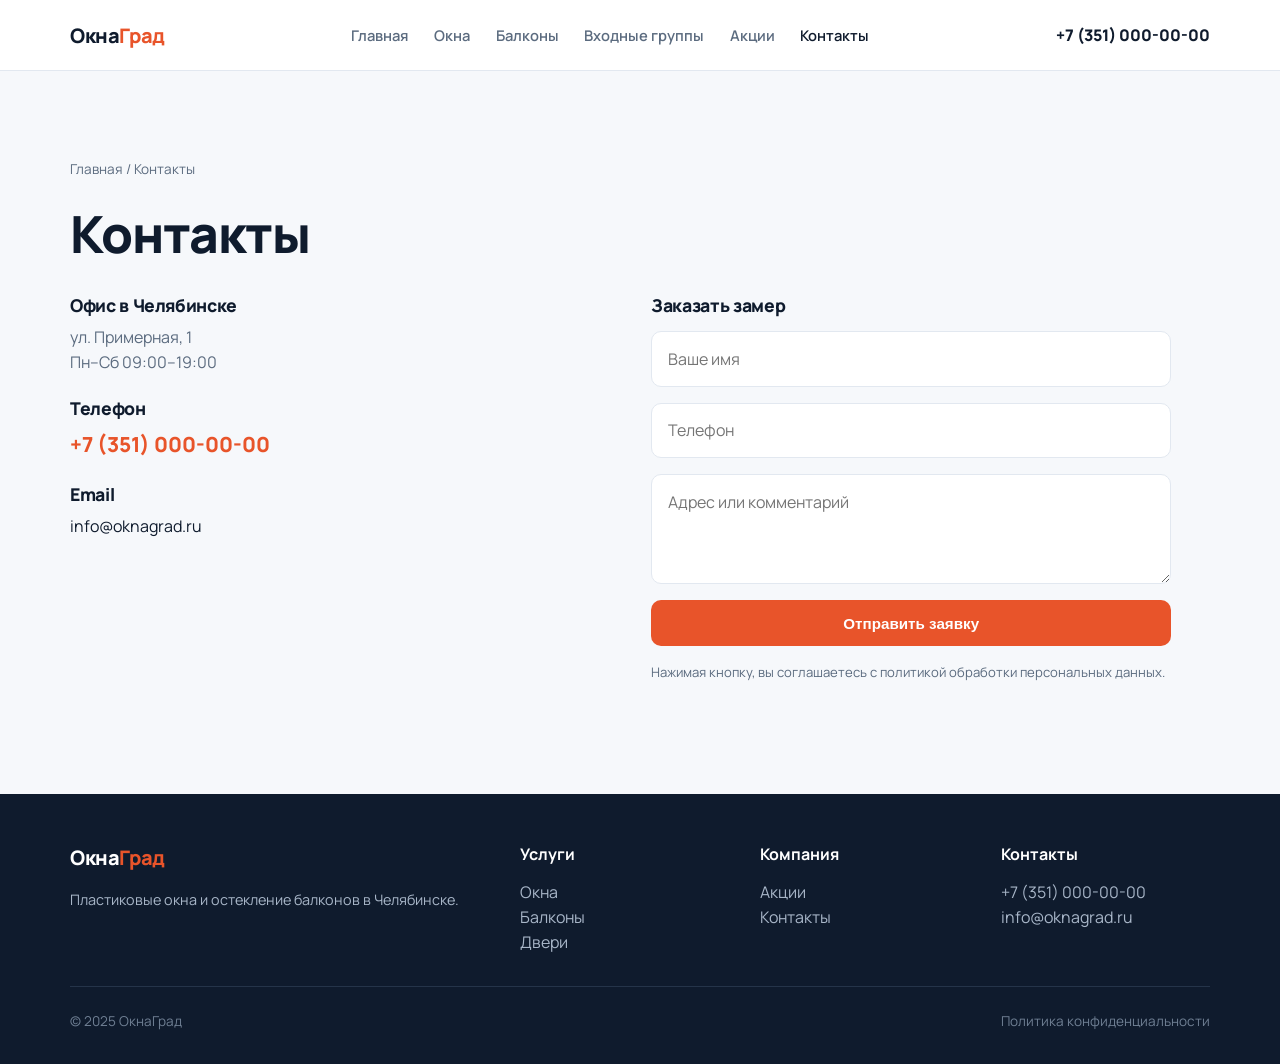
<file: contacts.html>
<!DOCTYPE html>
<html lang="ru">
<head>
<meta charset="UTF-8">
<meta name="viewport" content="width=device-width,initial-scale=1">
<title>Контакты — ОкнаГрад, Челябинск</title>
<meta name="description" content="Контакты компании ОкнаГрад в Челябинске: телефон, адрес офиса, время работы. Заявка на замер.">
<link rel="preconnect" href="https://fonts.googleapis.com">
<link href="https://fonts.googleapis.com/css2?family=Manrope:wght@400;600;700;800&display=swap" rel="stylesheet">
<link rel="stylesheet" href="css/style.css">
<script type="application/ld+json">
{"@context":"https://schema.org","@type":"LocalBusiness","name":"ОкнаГрад","telephone":"+7 (351) 000-00-00","address":{"@type":"PostalAddress","streetAddress":"ул. Примерная, 1","addressLocality":"Челябинск"},"openingHours":"Mo-Sa 09:00-19:00"}
</script>
</head>
<body>
<header>
  <div class="container nav">
    <a href="index.html" class="logo">Окна<span>Град</span></a>
    <nav class="nav-links">
      <a href="index.html">Главная</a>
      <a href="windows.html">Окна</a>
      <a href="balcony.html">Балконы</a>
      <a href="doors.html">Входные группы</a>
      <a href="promo.html">Акции</a>
      <a href="contacts.html" class="active">Контакты</a>
    </nav>
    <a href="tel:+73510000000" class="phone">+7 (351) 000-00-00</a>
    <button class="burger" aria-label="Меню"><span></span><span></span><span></span></button>
  </div>
</header>

<section class="section">
  <div class="container">
    <div class="breadcrumbs"><a href="index.html">Главная</a> / Контакты</div>
    <h1>Контакты</h1>
    <div class="grid grid-2" style="margin-top:2rem;align-items:start">
      <div>
        <h3>Офис в Челябинске</h3>
        <p style="color:var(--muted);margin:.6rem 0 1.5rem">ул. Примерная, 1<br>Пн–Сб 09:00–19:00</p>
        <h3>Телефон</h3>
        <p style="margin:.6rem 0 1.5rem"><a href="tel:+73510000000" style="font-size:1.3rem;font-weight:800;color:var(--accent)">+7 (351) 000-00-00</a></p>
        <h3>Email</h3>
        <p style="margin:.6rem 0 1.5rem"><a href="mailto:info@oknagrad.ru">info@oknagrad.ru</a></p>
      </div>
      <form class="form" id="leadForm">
        <h3>Заказать замер</h3>
        <input type="text" name="name" placeholder="Ваше имя" required>
        <input type="tel" name="phone" placeholder="Телефон" required>
        <textarea name="comment" placeholder="Адрес или комментарий"></textarea>
        <button type="submit" class="btn">Отправить заявку</button>
        <p style="font-size:.82rem;color:var(--muted)">Нажимая кнопку, вы соглашаетесь с политикой обработки персональных данных.</p>
      </form>
    </div>
  </div>
</section>

<footer>
  <div class="container">
    <div class="foot-grid">
      <div><div class="logo" style="color:#fff;margin-bottom:1rem">Окна<span>Град</span></div><p style="font-size:.9rem">Пластиковые окна и остекление балконов в Челябинске.</p></div>
      <div><h4>Услуги</h4><p><a href="windows.html">Окна</a></p><p><a href="balcony.html">Балконы</a></p><p><a href="doors.html">Двери</a></p></div>
      <div><h4>Компания</h4><p><a href="promo.html">Акции</a></p><p><a href="contacts.html">Контакты</a></p></div>
      <div><h4>Контакты</h4><p>+7 (351) 000-00-00</p><p>info@oknagrad.ru</p></div>
    </div>
    <div class="foot-bottom"><span>© 2025 ОкнаГрад</span><span>Политика конфиденциальности</span></div>
  </div>
</footer>

<script src="js/data.js"></script>
<script src="js/main.js"></script>
</body>
</html>
</file>
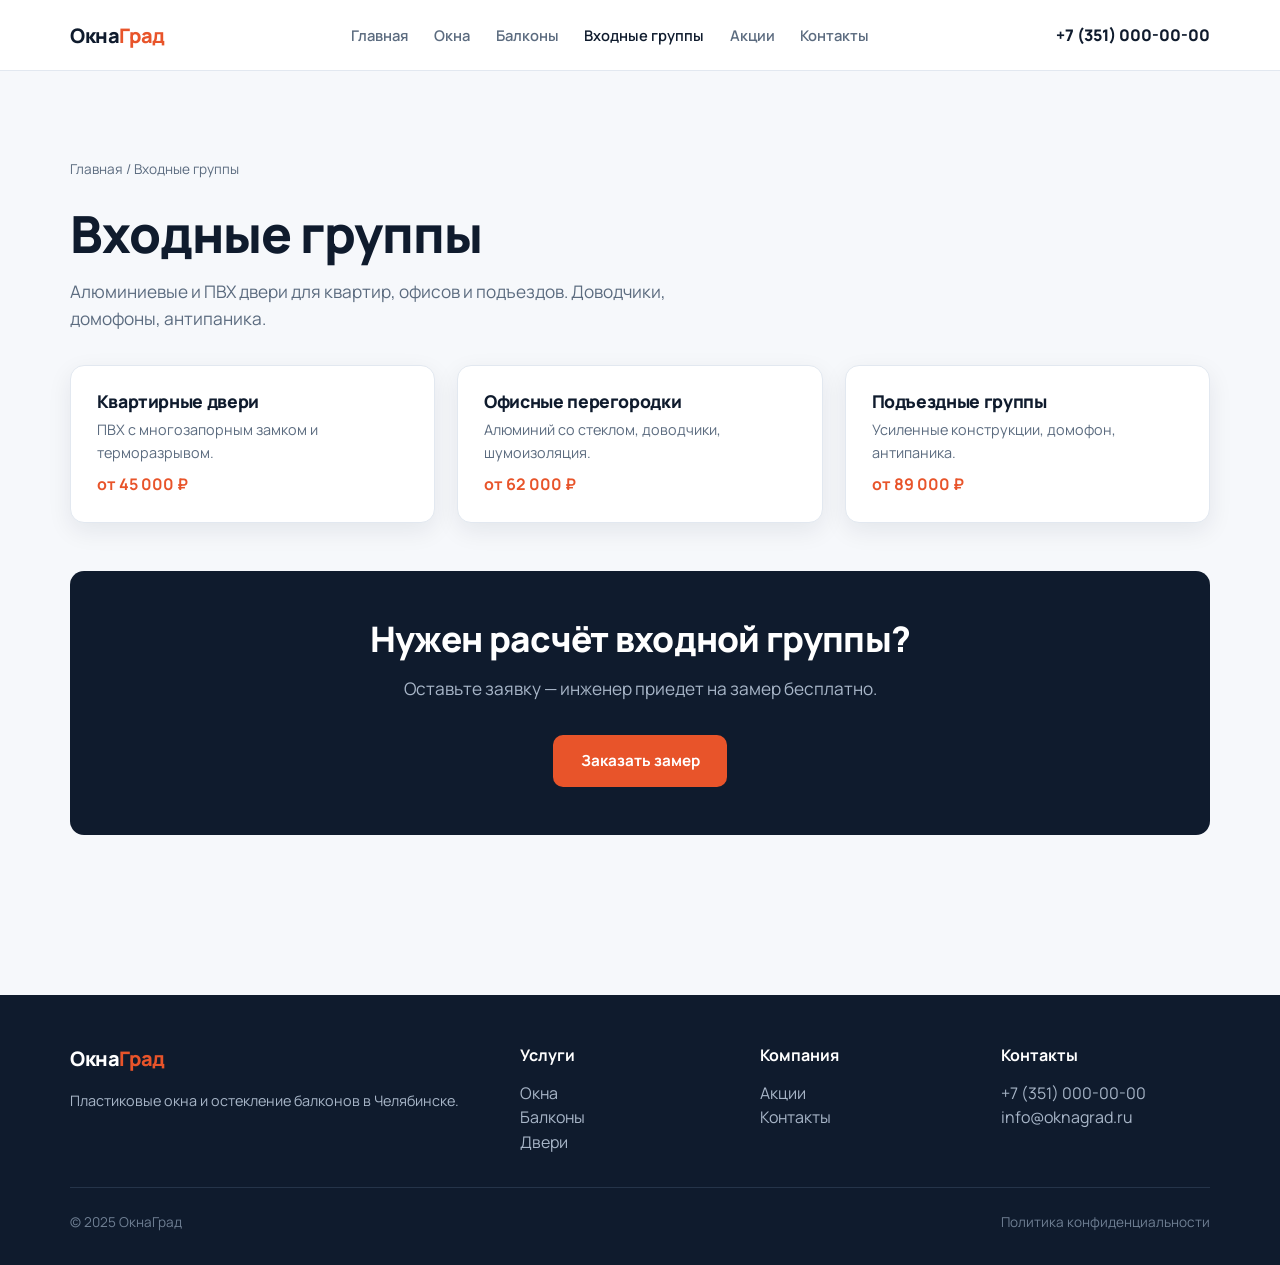
<file: doors.html>
<!DOCTYPE html>
<html lang="ru">
<head>
<meta charset="UTF-8">
<meta name="viewport" content="width=device-width,initial-scale=1">
<title>Входные группы и двери в Челябинске — ОкнаГрад</title>
<meta name="description" content="Входные группы, алюминиевые и ПВХ двери в Челябинске. Доводчики, домофоны, монтаж под ключ.">
<link rel="preconnect" href="https://fonts.googleapis.com">
<link href="https://fonts.googleapis.com/css2?family=Manrope:wght@400;600;700;800&display=swap" rel="stylesheet">
<link rel="stylesheet" href="css/style.css">
</head>
<body>
<header>
  <div class="container nav">
    <a href="index.html" class="logo">Окна<span>Град</span></a>
    <nav class="nav-links">
      <a href="index.html">Главная</a>
      <a href="windows.html">Окна</a>
      <a href="balcony.html">Балконы</a>
      <a href="doors.html" class="active">Входные группы</a>
      <a href="promo.html">Акции</a>
      <a href="contacts.html">Контакты</a>
    </nav>
    <a href="tel:+73510000000" class="phone">+7 (351) 000-00-00</a>
    <button class="burger" aria-label="Меню"><span></span><span></span><span></span></button>
  </div>
</header>

<section class="section">
  <div class="container">
    <div class="breadcrumbs"><a href="index.html">Главная</a> / Входные группы</div>
    <h1>Входные группы</h1>
    <p class="lead" style="margin:1rem 0 2rem">Алюминиевые и ПВХ двери для квартир, офисов и подъездов. Доводчики, домофоны, антипаника.</p>

    <div class="grid grid-3">
      <div class="card"><h3>Квартирные двери</h3><p style="color:var(--muted);font-size:.9rem;margin:.5rem 0">ПВХ с многозапорным замком и терморазрывом.</p><strong style="color:var(--accent)">от 45 000 ₽</strong></div>
      <div class="card"><h3>Офисные перегородки</h3><p style="color:var(--muted);font-size:.9rem;margin:.5rem 0">Алюминий со стеклом, доводчики, шумоизоляция.</p><strong style="color:var(--accent)">от 62 000 ₽</strong></div>
      <div class="card"><h3>Подъездные группы</h3><p style="color:var(--muted);font-size:.9rem;margin:.5rem 0">Усиленные конструкции, домофон, антипаника.</p><strong style="color:var(--accent)">от 89 000 ₽</strong></div>
    </div>

    <div class="cta-band" style="margin-top:3rem">
      <h2>Нужен расчёт входной группы?</h2>
      <p class="lead">Оставьте заявку — инженер приедет на замер бесплатно.</p>
      <a href="index.html#quiz-section" class="btn" style="background:var(--accent);color:#fff">Заказать замер</a>
    </div>
  </div>
</section>

<footer>
  <div class="container">
    <div class="foot-grid">
      <div><div class="logo" style="color:#fff;margin-bottom:1rem">Окна<span>Град</span></div><p style="font-size:.9rem">Пластиковые окна и остекление балконов в Челябинске.</p></div>
      <div><h4>Услуги</h4><p><a href="windows.html">Окна</a></p><p><a href="balcony.html">Балконы</a></p><p><a href="doors.html">Двери</a></p></div>
      <div><h4>Компания</h4><p><a href="promo.html">Акции</a></p><p><a href="contacts.html">Контакты</a></p></div>
      <div><h4>Контакты</h4><p>+7 (351) 000-00-00</p><p>info@oknagrad.ru</p></div>
    </div>
    <div class="foot-bottom"><span>© 2025 ОкнаГрад</span><span>Политика конфиденциальности</span></div>
  </div>
</footer>

<script src="js/data.js"></script>
<script src="js/main.js"></script>
</body>
</html>
</file>
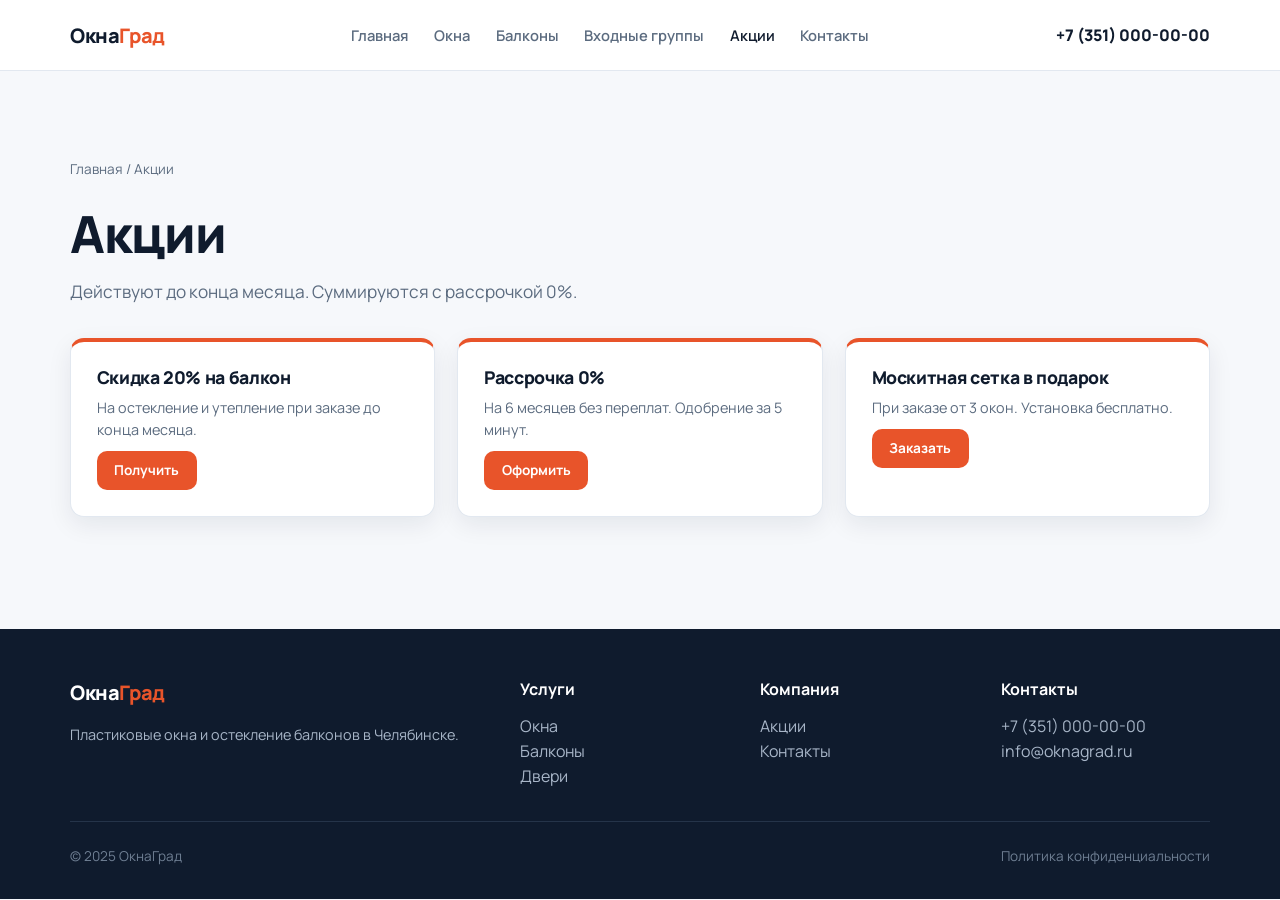
<file: promo.html>
<!DOCTYPE html>
<html lang="ru">
<head>
<meta charset="UTF-8">
<meta name="viewport" content="width=device-width,initial-scale=1">
<title>Акции на окна и балконы в Челябинске — ОкнаГрад</title>
<meta name="description" content="Действующие акции: скидка 20% на балкон, рассрочка 0%, москитная сетка в подарок.">
<link rel="preconnect" href="https://fonts.googleapis.com">
<link href="https://fonts.googleapis.com/css2?family=Manrope:wght@400;600;700;800&display=swap" rel="stylesheet">
<link rel="stylesheet" href="css/style.css">
</head>
<body>
<header>
  <div class="container nav">
    <a href="index.html" class="logo">Окна<span>Град</span></a>
    <nav class="nav-links">
      <a href="index.html">Главная</a>
      <a href="windows.html">Окна</a>
      <a href="balcony.html">Балконы</a>
      <a href="doors.html">Входные группы</a>
      <a href="promo.html" class="active">Акции</a>
      <a href="contacts.html">Контакты</a>
    </nav>
    <a href="tel:+73510000000" class="phone">+7 (351) 000-00-00</a>
    <button class="burger" aria-label="Меню"><span></span><span></span><span></span></button>
  </div>
</header>

<section class="section">
  <div class="container">
    <div class="breadcrumbs"><a href="index.html">Главная</a> / Акции</div>
    <h1>Акции</h1>
    <p class="lead" style="margin:1rem 0 2rem">Действуют до конца месяца. Суммируются с рассрочкой 0%.</p>
    <div class="grid grid-3">
      <div class="card" style="border-top:4px solid var(--accent)"><h3>Скидка 20% на балкон</h3><p style="color:var(--muted);font-size:.9rem;margin:.6rem 0">На остекление и утепление при заказе до конца месяца.</p><a href="index.html#quiz-section" class="btn btn-sm">Получить</a></div>
      <div class="card" style="border-top:4px solid var(--accent)"><h3>Рассрочка 0%</h3><p style="color:var(--muted);font-size:.9rem;margin:.6rem 0">На 6 месяцев без переплат. Одобрение за 5 минут.</p><a href="index.html#quiz-section" class="btn btn-sm">Оформить</a></div>
      <div class="card" style="border-top:4px solid var(--accent)"><h3>Москитная сетка в подарок</h3><p style="color:var(--muted);font-size:.9rem;margin:.6rem 0">При заказе от 3 окон. Установка бесплатно.</p><a href="index.html#quiz-section" class="btn btn-sm">Заказать</a></div>
    </div>
  </div>
</section>

<footer>
  <div class="container">
    <div class="foot-grid">
      <div><div class="logo" style="color:#fff;margin-bottom:1rem">Окна<span>Град</span></div><p style="font-size:.9rem">Пластиковые окна и остекление балконов в Челябинске.</p></div>
      <div><h4>Услуги</h4><p><a href="windows.html">Окна</a></p><p><a href="balcony.html">Балконы</a></p><p><a href="doors.html">Двери</a></p></div>
      <div><h4>Компания</h4><p><a href="promo.html">Акции</a></p><p><a href="contacts.html">Контакты</a></p></div>
      <div><h4>Контакты</h4><p>+7 (351) 000-00-00</p><p>info@oknagrad.ru</p></div>
    </div>
    <div class="foot-bottom"><span>© 2025 ОкнаГрад</span><span>Политика конфиденциальности</span></div>
  </div>
</footer>

<script src="js/data.js"></script>
<script src="js/main.js"></script>
</body>
</html>
</file>
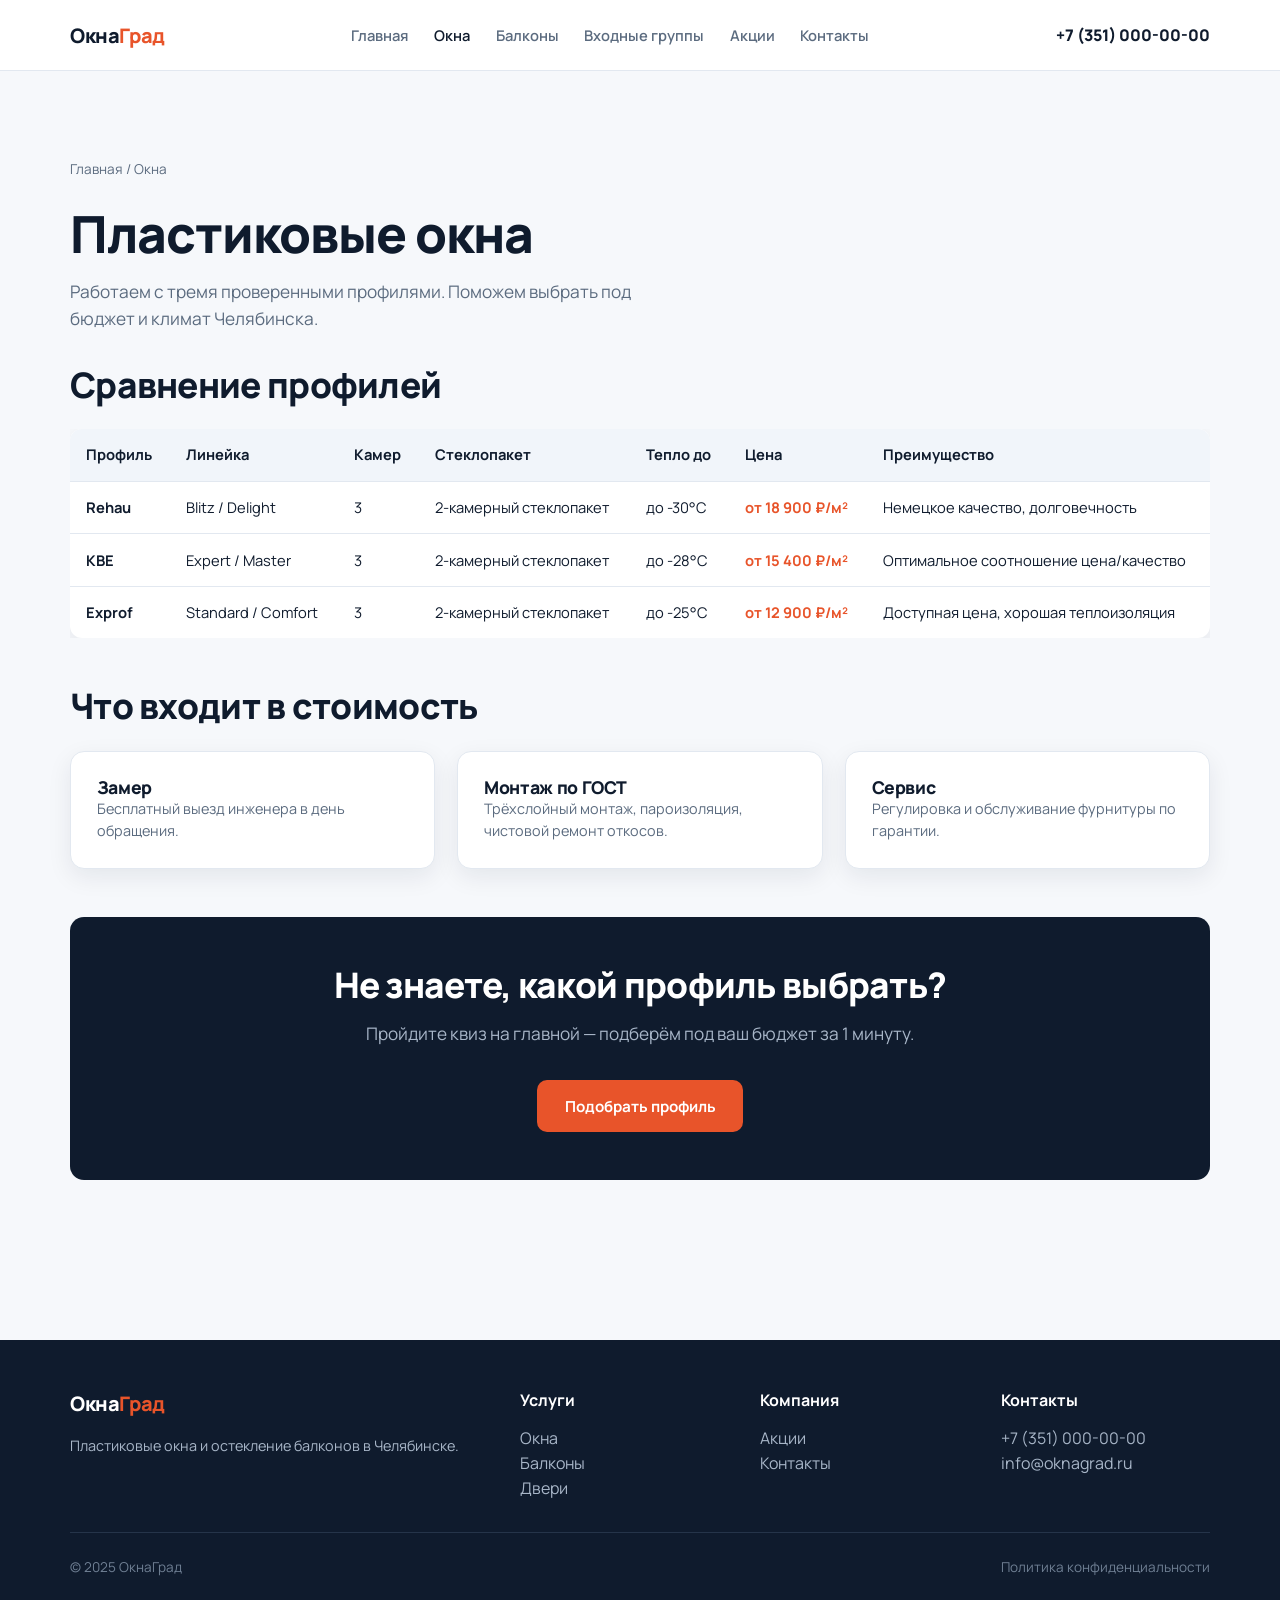
<file: windows.html>
<!DOCTYPE html>
<html lang="ru">
<head>
<meta charset="UTF-8">
<meta name="viewport" content="width=device-width,initial-scale=1">
<title>Пластиковые окна в Челябинске — Rehau, KBE, Exprof | ОкнаГрад</title>
<meta name="description" content="Пластиковые окна Rehau, KBE, Exprof в Челябинске. Сравнение профилей, цены, монтаж по ГОСТ. Замер бесплатно.">
<link rel="preconnect" href="https://fonts.googleapis.com">
<link href="https://fonts.googleapis.com/css2?family=Manrope:wght@400;600;700;800&display=swap" rel="stylesheet">
<link rel="stylesheet" href="css/style.css">
</head>
<body>
<header>
  <div class="container nav">
    <a href="index.html" class="logo">Окна<span>Град</span></a>
    <nav class="nav-links">
      <a href="index.html">Главная</a>
      <a href="windows.html" class="active">Окна</a>
      <a href="balcony.html">Балконы</a>
      <a href="doors.html">Входные группы</a>
      <a href="promo.html">Акции</a>
      <a href="contacts.html">Контакты</a>
    </nav>
    <a href="tel:+73510000000" class="phone">+7 (351) 000-00-00</a>
    <button class="burger" aria-label="Меню"><span></span><span></span><span></span></button>
  </div>
</header>

<section class="section">
  <div class="container">
    <div class="breadcrumbs"><a href="index.html">Главная</a> / Окна</div>
    <h1>Пластиковые окна</h1>
    <p class="lead" style="margin:1rem 0 2rem">Работаем с тремя проверенными профилями. Поможем выбрать под бюджет и климат Челябинска.</p>

    <h2>Сравнение профилей</h2>
    <div style="overflow-x:auto;margin-top:1.5rem">
      <table>
        <thead><tr><th>Профиль</th><th>Линейка</th><th>Камер</th><th>Стеклопакет</th><th>Тепло до</th><th>Цена</th><th>Преимущество</th></tr></thead>
        <tbody id="profileBody"></tbody>
      </table>
    </div>

    <h2 style="margin-top:3rem">Что входит в стоимость</h2>
    <div class="grid grid-3" style="margin-top:1.5rem">
      <div class="card"><h3>Замер</h3><p style="color:var(--muted);font-size:.9rem">Бесплатный выезд инженера в день обращения.</p></div>
      <div class="card"><h3>Монтаж по ГОСТ</h3><p style="color:var(--muted);font-size:.9rem">Трёхслойный монтаж, пароизоляция, чистовой ремонт откосов.</p></div>
      <div class="card"><h3>Сервис</h3><p style="color:var(--muted);font-size:.9rem">Регулировка и обслуживание фурнитуры по гарантии.</p></div>
    </div>

    <div class="cta-band">
      <h2>Не знаете, какой профиль выбрать?</h2>
      <p class="lead">Пройдите квиз на главной — подберём под ваш бюджет за 1 минуту.</p>
      <a href="index.html#quiz-section" class="btn" style="background:var(--accent);color:#fff">Подобрать профиль</a>
    </div>
  </div>
</section>

<footer>
  <div class="container">
    <div class="foot-grid">
      <div><div class="logo" style="color:#fff;margin-bottom:1rem">Окна<span>Град</span></div><p style="font-size:.9rem">Пластиковые окна и остекление балконов в Челябинске.</p></div>
      <div><h4>Услуги</h4><p><a href="windows.html">Окна</a></p><p><a href="balcony.html">Балконы</a></p><p><a href="doors.html">Двери</a></p></div>
      <div><h4>Компания</h4><p><a href="promo.html">Акции</a></p><p><a href="contacts.html">Контакты</a></p></div>
      <div><h4>Контакты</h4><p>+7 (351) 000-00-00</p><p>info@oknagrad.ru</p></div>
    </div>
    <div class="foot-bottom"><span>© 2025 ОкнаГрад</span><span>Политика конфиденциальности</span></div>
  </div>
</footer>

<script src="js/data.js"></script>
<script src="js/main.js"></script>
<script>
document.addEventListener('DOMContentLoaded', () => {
  const body = document.querySelector('#profileBody');
  if (body) body.innerHTML = PROFILES.map(p => (
    '<tr><td><strong>'+p.name+'</strong></td><td>'+p.line+'</td><td>'+p.chambers+'</td><td>'+p.glass+'</td><td>'+p.warm+'</td><td style="color:var(--accent);font-weight:700">'+p.price+'</td><td>'+p.pro+'</td></tr>'
  )).join('');
});
</script>
</body>
</html>
</file>
<file: css/style.css>
:root{--ink:#0f1b2d;--muted:#5b6b7f;--accent:#e8542a;--accent-d:#c8431f;--bg:#f6f8fb;--card:#fff;--line:#e2e8f0;--radius:14px;--shadow:0 8px 24px rgba(15,27,45,.08)}
*{box-sizing:border-box;margin:0;padding:0}
body{font-family:'Manrope',system-ui,sans-serif;background:var(--bg);color:var(--ink);line-height:1.55;-webkit-font-smoothing:antialiased}
a{color:inherit;text-decoration:none}
img{max-width:100%;display:block}
.container{max-width:1180px;margin:0 auto;padding:0 20px}
h1,h2,h3{font-weight:800;line-height:1.15;letter-spacing:-.02em}
h1{font-size:clamp(2rem,4.5vw,3.2rem)}
h2{font-size:clamp(1.5rem,3vw,2.2rem);margin-bottom:1rem}
h3{font-size:1.1rem}
.btn{display:inline-flex;align-items:center;justify-content:center;gap:.5rem;padding:.9rem 1.7rem;border-radius:10px;background:var(--accent);color:#fff;font-weight:700;border:none;cursor:pointer;transition:.2s;font-size:.95rem}
.btn:hover{background:var(--accent-d)}
.btn-outline{background:transparent;color:var(--ink);border:2px solid var(--ink)}
.btn-outline:hover{background:var(--ink);color:#fff}
.btn-sm{padding:.55rem 1.1rem;font-size:.85rem}
header{position:sticky;top:0;z-index:50;background:rgba(255,255,255,.95);backdrop-filter:blur(10px);border-bottom:1px solid var(--line)}
.nav{display:flex;align-items:center;justify-content:space-between;height:70px}
.logo{font-weight:800;font-size:1.25rem;letter-spacing:-.02em}
.logo span{color:var(--accent)}
.nav-links{display:flex;gap:1.6rem;align-items:center}
.nav-links a{font-size:.92rem;font-weight:600;color:var(--muted)}
.nav-links a:hover,.nav-links a.active{color:var(--ink)}
.phone{font-weight:800;color:var(--ink)}
.burger{display:none;background:none;border:none;flex-direction:column;gap:5px;padding:8px;cursor:pointer}
.burger span{width:24px;height:2px;background:var(--ink)}
.hero{padding:4.5rem 0;background:linear-gradient(135deg,#fff 0%,#eef3f9 100%)}
.hero-grid{display:grid;grid-template-columns:1.15fr .85fr;gap:3rem;align-items:center}
.hero .lead{margin:1.2rem 0 2rem}
.lead{font-size:1.08rem;color:var(--muted);max-width:56ch}
.hero-actions{display:flex;gap:1rem;flex-wrap:wrap}
.trust{display:grid;grid-template-columns:repeat(3,1fr);gap:1rem;margin-top:2.5rem}
.trust-item{background:#fff;border-radius:12px;padding:1rem;text-align:center;box-shadow:var(--shadow)}
.trust-item strong{display:block;font-size:1.4rem;color:var(--accent)}
.trust-item small{color:var(--muted);font-size:.82rem}
.section{padding:4rem 0}
.section-alt{background:#fff}
.grid{display:grid;gap:1.4rem}
.grid-2{grid-template-columns:repeat(2,1fr)}
.grid-3{grid-template-columns:repeat(3,1fr)}
.grid-4{grid-template-columns:repeat(4,1fr)}
.card{background:var(--card);border-radius:var(--radius);padding:1.6rem;box-shadow:var(--shadow);border:1px solid var(--line)}
.feature{display:flex;gap:1rem;align-items:flex-start}
.feature-icon{width:44px;height:44px;border-radius:10px;background:#fde8e1;color:var(--accent);display:flex;align-items:center;justify-content:center;font-weight:800;flex-shrink:0}
.promo{background:linear-gradient(120deg,#e8542a,#c8431f);color:#fff;border-radius:var(--radius);padding:2.5rem;display:flex;justify-content:space-between;align-items:center;gap:2rem;flex-wrap:wrap}
.promo h2{color:#fff;margin:0}
.promo .btn{background:#fff;color:var(--accent)}
.promo .btn:hover{background:#ffe8e1}
table{width:100%;border-collapse:collapse;background:#fff;border-radius:12px;overflow:hidden;box-shadow:var(--shadow)}
th,td{padding:.9rem 1rem;text-align:left;border-bottom:1px solid var(--line);font-size:.92rem}
th{background:#f1f5fa;font-weight:700}
tr:last-child td{border-bottom:none}
.quiz{background:#fff;border-radius:var(--radius);padding:2rem;box-shadow:var(--shadow)}
.quiz-step{display:none}
.quiz-step.active{display:block}
.quiz-options{display:grid;gap:.7rem;margin:1.2rem 0}
.quiz-opt{padding:1rem 1.2rem;border:2px solid var(--line);border-radius:10px;background:#fff;cursor:pointer;font:inherit;font-weight:600;text-align:left;transition:.2s}
.quiz-opt:hover,.quiz-opt.selected{border-color:var(--accent);background:#fde8e1}
.quiz-nav{display:flex;gap:1rem;justify-content:space-between;margin-top:1.5rem}
.form{display:flex;flex-direction:column;gap:1rem;max-width:520px}
.form input,.form textarea,.form select{padding:.9rem 1rem;border-radius:10px;border:1.5px solid var(--line);font:inherit;background:#fff}
.form input:focus,.form textarea:focus,.form select:focus{outline:none;border-color:var(--accent)}
.form textarea{min-height:110px;resize:vertical}
footer{background:var(--ink);color:#a8b6c8;padding:3rem 0 2rem;margin-top:3rem}
footer a{color:#a8b6c8}
footer a:hover{color:#fff}
.foot-grid{display:grid;grid-template-columns:2fr 1fr 1fr 1fr;gap:2rem;margin-bottom:2rem}
.foot-grid h4{color:#fff;margin-bottom:.8rem}
.foot-bottom{border-top:1px solid #253449;padding-top:1.5rem;display:flex;justify-content:space-between;flex-wrap:wrap;gap:1rem;font-size:.85rem;color:#6f7f93}
.breadcrumbs{font-size:.85rem;color:var(--muted);margin:1.5rem 0}
.breadcrumbs a:hover{color:var(--accent)}
.cta-band{background:var(--ink);color:#fff;padding:3rem;border-radius:var(--radius);text-align:center;margin:3rem 0}
.cta-band h2{color:#fff}
.cta-band .lead{color:#a8b6c8;margin:1rem auto 2rem}
@media(max-width:900px){
  .hero-grid,.grid-2,.grid-3,.grid-4,.foot-grid,.trust{grid-template-columns:1fr}
  .nav-links{position:fixed;inset:70px 0 auto;background:#fff;flex-direction:column;padding:2rem;gap:1.2rem;transform:translateY(-130%);transition:.3s;border-bottom:1px solid var(--line)}
  .nav-links.open{transform:translateY(0)}
  .burger{display:flex}
  .hero{padding:3rem 0}
}
</file>
